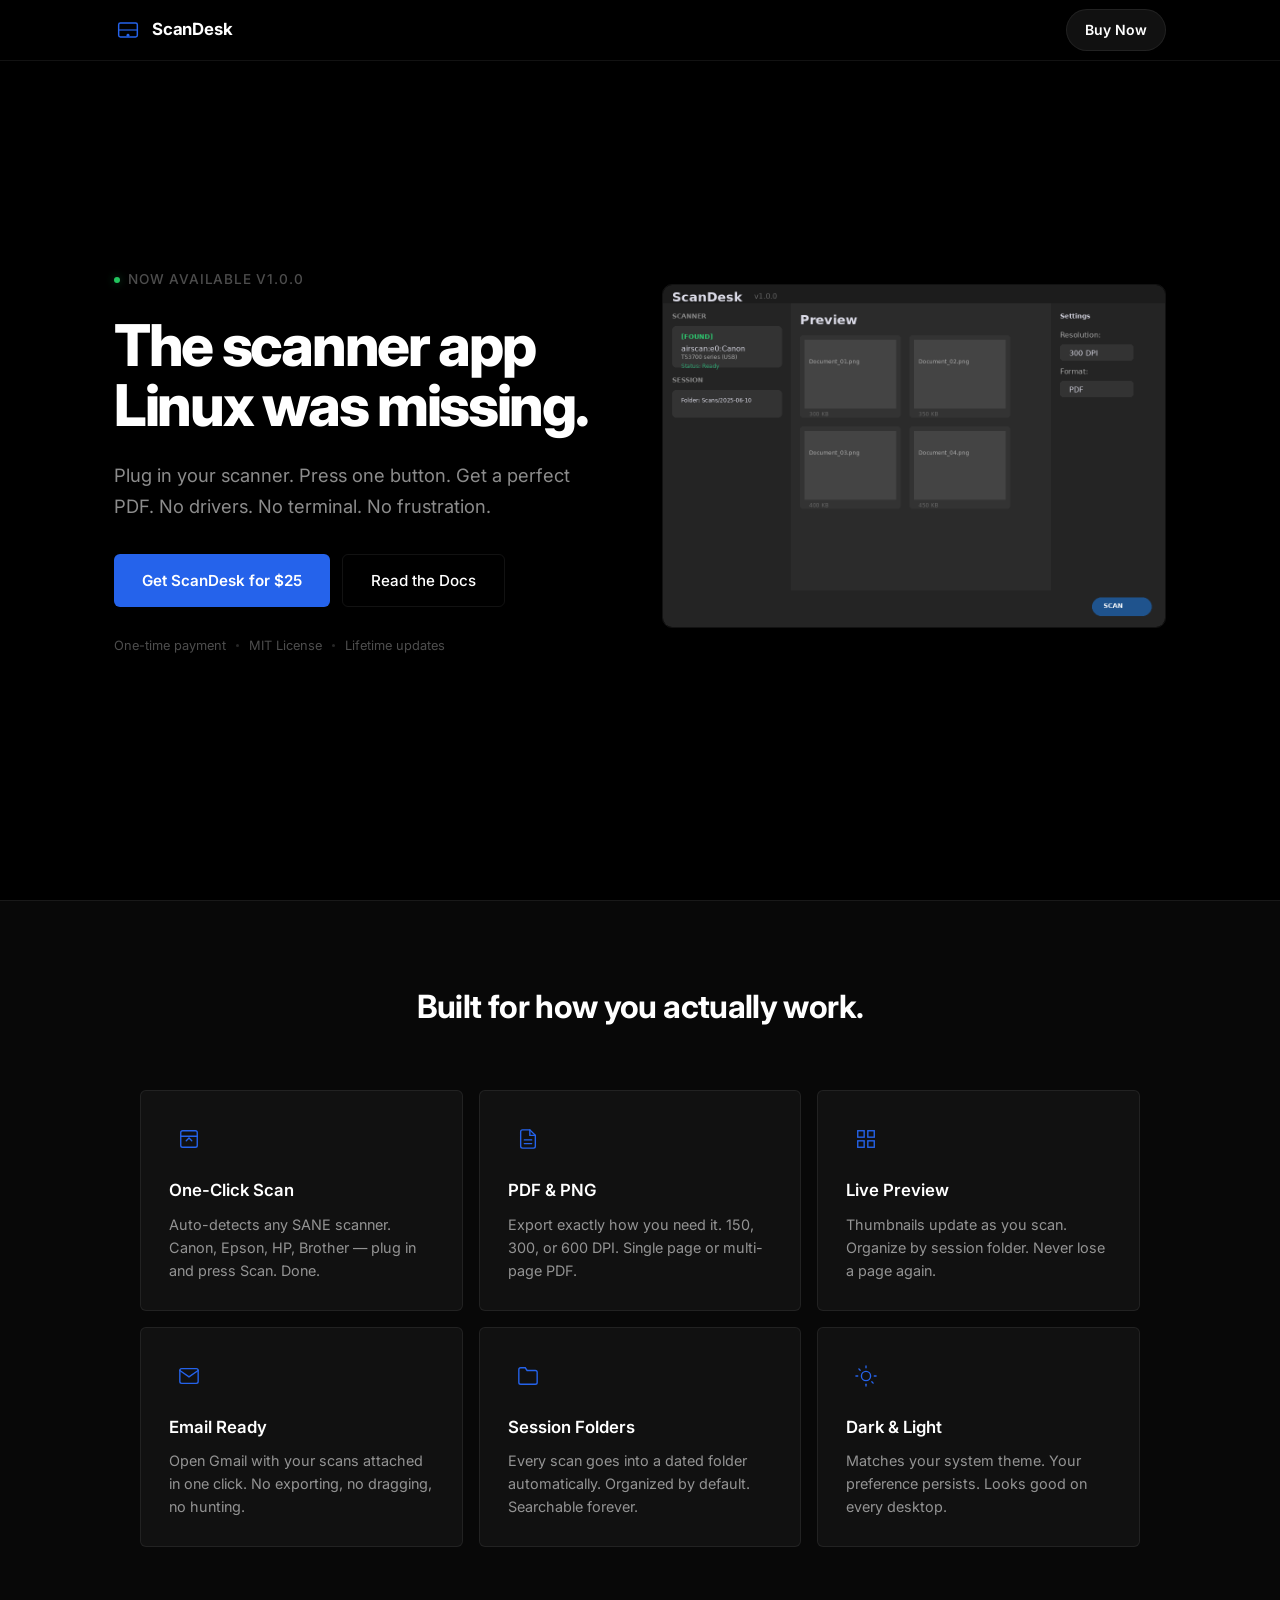
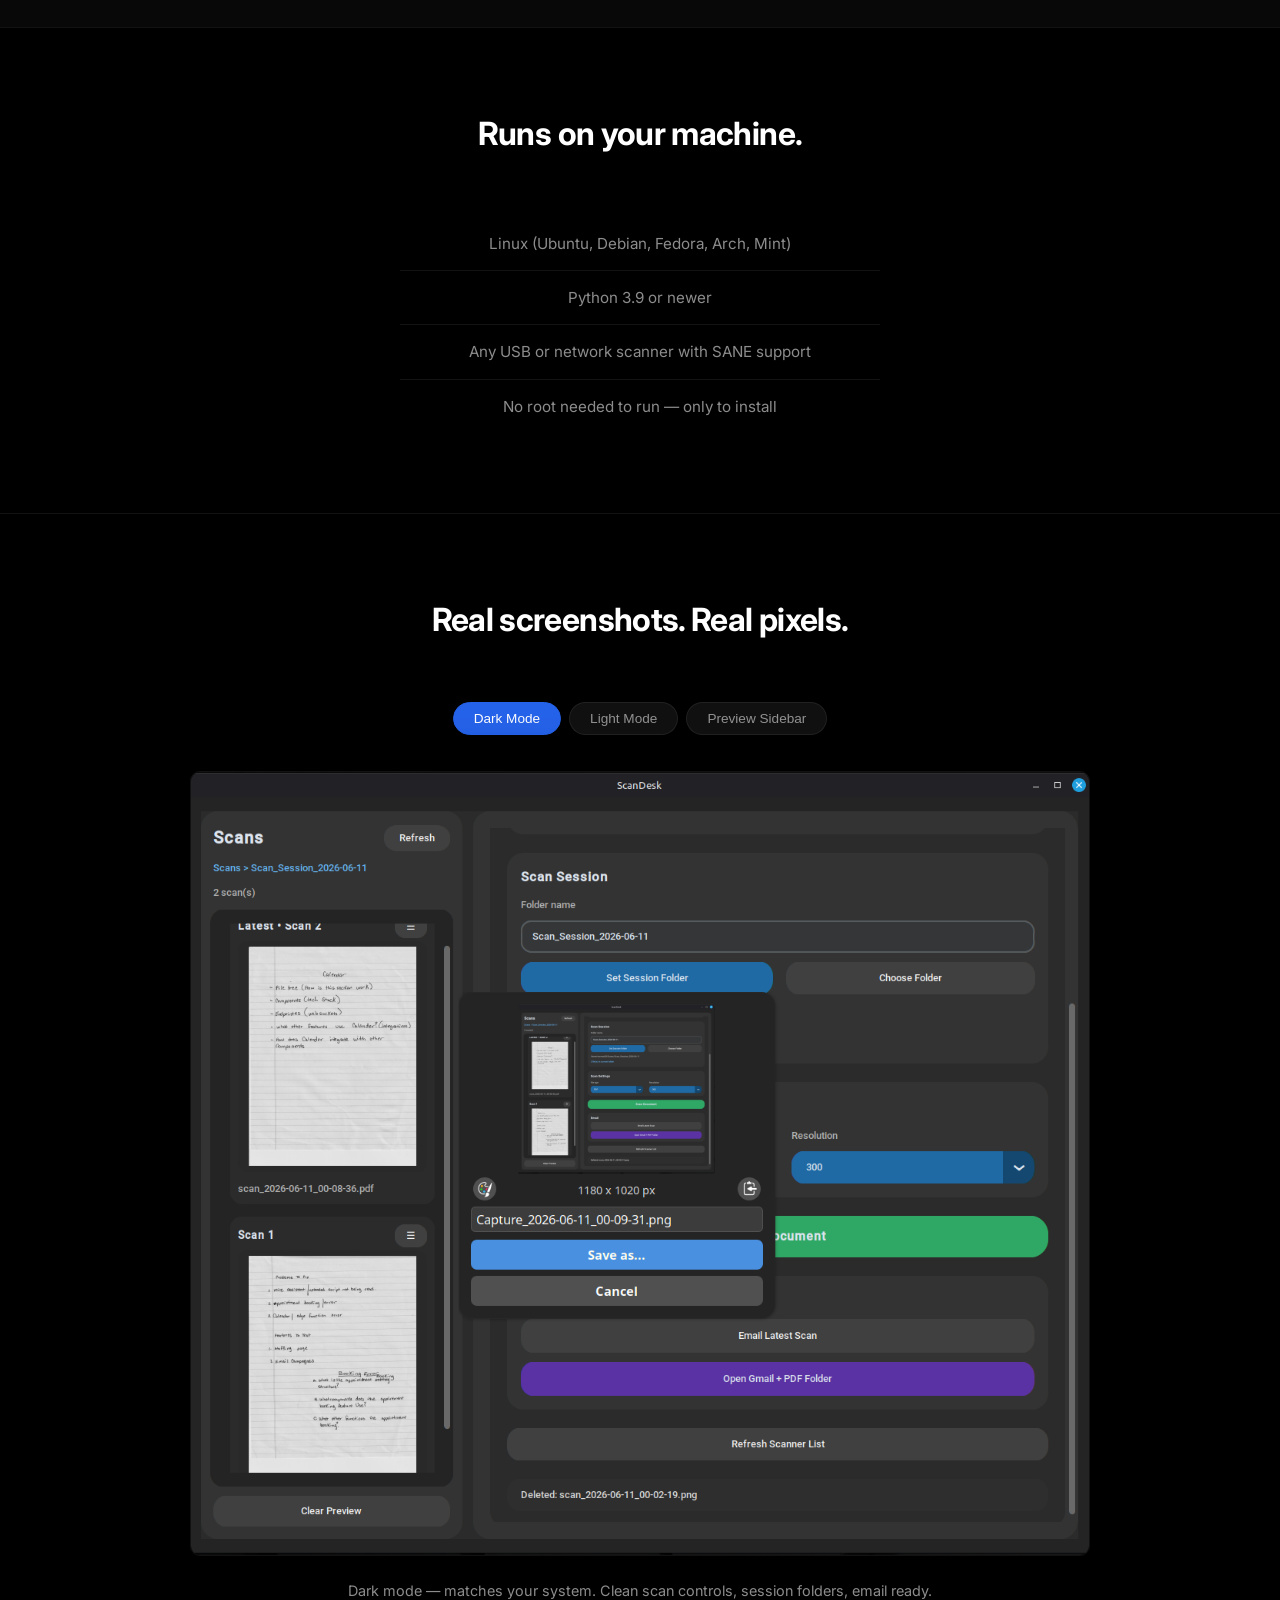
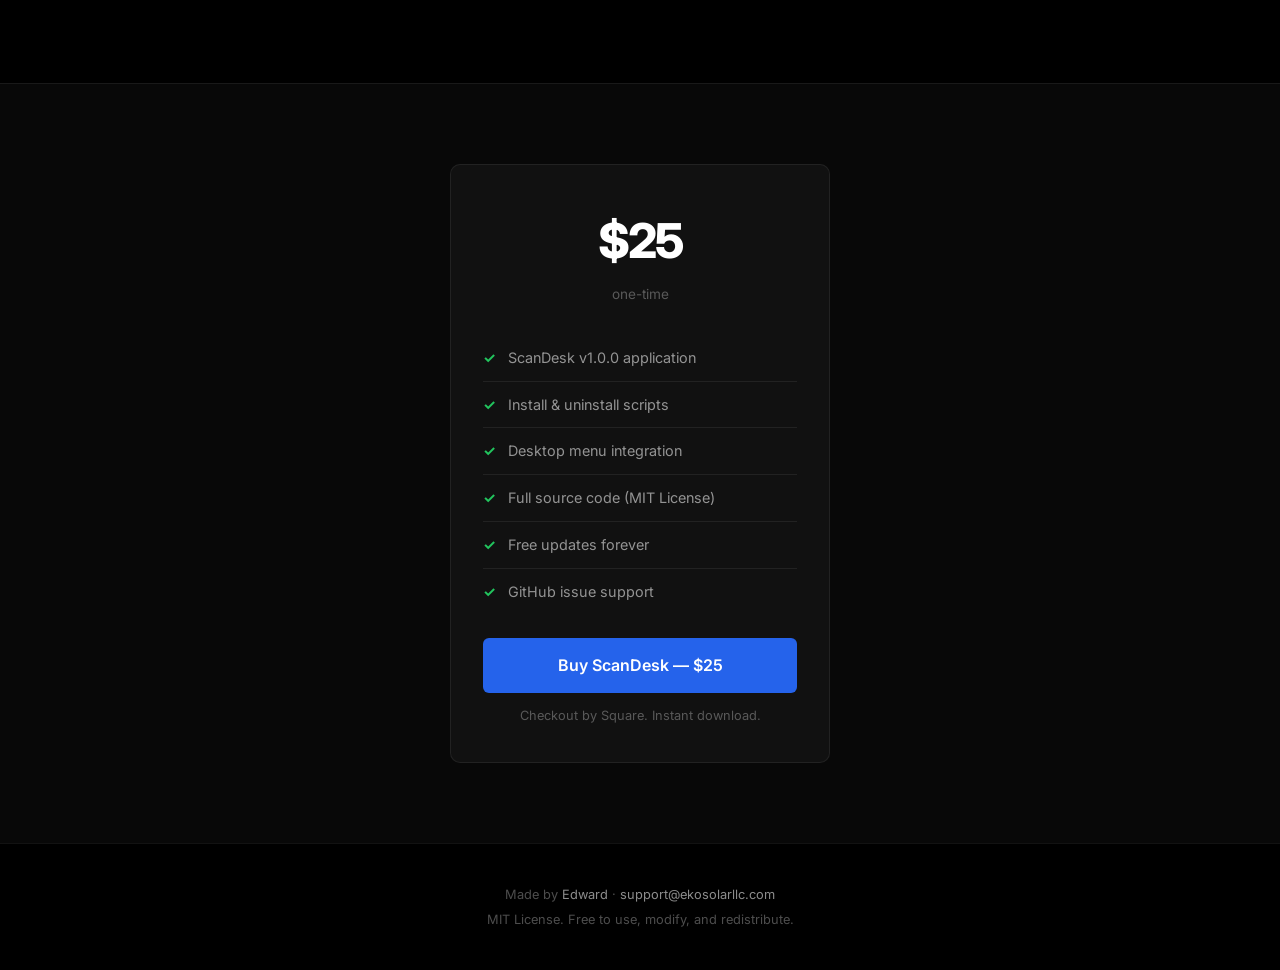
<file: docs/index.html>
<!DOCTYPE html>
<html lang="en">
<head>
    <meta charset="UTF-8">
    <meta name="viewport" content="width=device-width, initial-scale=1.0">
    <title>ScanDesk — Linux Document Scanner</title>
    <link rel="stylesheet" href="style.css">
    <link rel="icon" type="image/png" href="../assets/scandesk.png">
    <link rel="preconnect" href="https://fonts.googleapis.com">
    <link rel="preconnect" href="https://fonts.gstatic.com" crossorigin>
    <link href="https://fonts.googleapis.com/css2?family=Inter:wght@300;400;500;600;700;800;900&display=swap" rel="stylesheet">
</head>
<body>
    <nav class="nav">
        <div class="container">
            <a href="#" class="brand">
                <svg width="28" height="28" viewBox="0 0 48 48" fill="none">
                    <rect x="8" y="12" width="32" height="24" rx="3" stroke="currentColor" stroke-width="2.5" fill="none"></rect>
                    <line x1="8" y1="24" x2="40" y2="24" stroke="currentColor" stroke-width="2" fill="none"></line>
                    <circle cx="24" cy="33" r="2.5" fill="currentColor"></circle>
                </svg>
                <span>ScanDesk</span>
            </a>
            <a href="#buy" class="nav-btn">Buy Now</a>
        </div>
    </nav>

    <header class="hero">
        <div class="hero-content">
            <div class="eyebrow">
                <span class="eyebrow-dot"></span>
                Now Available v1.0.0
            </div>
            <h1>The scanner app Linux was missing.</h1>
            <p class="lead">Plug in your scanner. Press one button. Get a perfect PDF. No drivers. No terminal. No frustration.</p>
            <div class="cta-row">
                <a href="https://square.link/u/UHhHKwVw" class="btn-main">Get ScanDesk for $25</a>
                <a href="https://github.com/mrmoe28/scandesk" class="btn-ghost" target="_blank">Read the Docs</a>
            </div>
            <div class="hero-meta">
                <span>One-time payment</span>
                <span class="sep"></span>
                <span>MIT License</span>
                <span class="sep"></span>
                <span>Lifetime updates</span>
            </div>
        </div>

        <div class="hero-visual">
            <img src="assets/screenshot-main.png" alt="ScanDesk interface showing live scan preview and controls">
        </div>
    </header>

    <section class="features">
        <div class="container">
            <h2 class="section-head">Built for how you actually work.</h2>
            <div class="feature-grid">
                <div class="feature-card">
                    <div class="feature-icon">
                        <svg viewBox="0 0 24 24" fill="none" stroke="currentColor" stroke-width="1.5" stroke-linecap="round">
                            <rect x="3" y="3" width="18" height="18" rx="2"></rect>
                            <line x1="3" y1="9" x2="21" y2="9"></line>
                            <polyline points="9 14 12 11 15 14"></polyline>
                        </svg>
                    </div>
                    <h3>One-Click Scan</h3>
                    <p>Auto-detects any SANE scanner. Canon, Epson, HP, Brother — plug in and press Scan. Done.</p>
                </div>
                <div class="feature-card">
                    <div class="feature-icon">
                        <svg viewBox="0 0 24 24" fill="none" stroke="currentColor" stroke-width="1.5" stroke-linecap="round">
                            <path d="M14 2H6a2 2 0 00-2 2v16a2 2 0 002 2h12a2 2 0 002-2V8z"></path>
                            <polyline points="14 2 14 8 20 8"></polyline>
                            <line x1="16" y1="13" x2="8" y2="13"></line>
                            <line x1="16" y1="17" x2="8" y2="17"></line>
                        </svg>
                    </div>
                    <h3>PDF &amp; PNG</h3>
                    <p>Export exactly how you need it. 150, 300, or 600 DPI. Single page or multi-page PDF.</p>
                </div>
                <div class="feature-card">
                    <div class="feature-icon">
                        <svg viewBox="0 0 24 24" fill="none" stroke="currentColor" stroke-width="1.5" stroke-linecap="round">
                            <rect x="3" y="3" width="7" height="7"></rect>
                            <rect x="14" y="3" width="7" height="7"></rect>
                            <rect x="14" y="14" width="7" height="7"></rect>
                            <rect x="3" y="14" width="7" height="7"></rect>
                        </svg>
                    </div>
                    <h3>Live Preview</h3>
                    <p>Thumbnails update as you scan. Organize by session folder. Never lose a page again.</p>
                </div>
                <div class="feature-card">
                    <div class="feature-icon">
                        <svg viewBox="0 0 24 24" fill="none" stroke="currentColor" stroke-width="1.5" stroke-linecap="round">
                            <path d="M4 4h16c1.1 0 2 .9 2 2v12c0 1.1-.9 2-2 2H4c-1.1 0-2-.9-2-2V6c0-1.1.9-2 2-2z"></path>
                            <polyline points="22 6 12 13 2 6"></polyline>
                        </svg>
                    </div>
                    <h3>Email Ready</h3>
                    <p>Open Gmail with your scans attached in one click. No exporting, no dragging, no hunting.</p>
                </div>
                <div class="feature-card">
                    <div class="feature-icon">
                        <svg viewBox="0 0 24 24" fill="none" stroke="currentColor" stroke-width="1.5" stroke-linecap="round">
                            <path d="M22 19a2 2 0 01-2 2H4a2 2 0 01-2-2V5a2 2 0 012-2h5l2 3h9a2 2 0 012 2z"></path>
                        </svg>
                    </div>
                    <h3>Session Folders</h3>
                    <p>Every scan goes into a dated folder automatically. Organized by default. Searchable forever.</p>
                </div>
                <div class="feature-card">
                    <div class="feature-icon">
                        <svg viewBox="0 0 24 24" fill="none" stroke="currentColor" stroke-width="1.5" stroke-linecap="round">
                            <circle cx="12" cy="12" r="5"></circle>
                            <line x1="12" y1="1" x2="12" y2="3"></line>
                            <line x1="12" y1="21" x2="12" y2="23"></line>
                            <line x1="4.22" y1="4.22" x2="5.64" y2="5.64"></line>
                            <line x1="18.36" y1="18.36" x2="19.78" y2="19.78"></line>
                            <line x1="1" y1="12" x2="3" y2="12"></line>
                            <line x1="21" y1="12" x2="23" y2="12"></line>
                        </svg>
                    </div>
                    <h3>Dark &amp; Light</h3>
                    <p>Matches your system theme. Your preference persists. Looks good on every desktop.</p>
                </div>
            </div>
        </div>
    </section>

    <section class="specs">
        <div class="container">
            <h2 class="section-head">Runs on your machine.</h2>
            <ul class="spec-list">
                <li>Linux (Ubuntu, Debian, Fedora, Arch, Mint)</li>
                <li>Python 3.9 or newer</li>
                <li>Any USB or network scanner with SANE support</li>
                <li>No root needed to run — only to install</li>
            </ul>
        </div>
    </section>

    <section class="screenshots" id="screenshots">
        <div class="container">
            <h2 class="section-head">Real screenshots. Real pixels.</h2>
            <div class="shot-tabs">
                <button class="shot-tab active" data-target="shot-dark">Dark Mode</button>
                <button class="shot-tab" data-target="shot-light">Light Mode</button>
                <button class="shot-tab" data-target="shot-preview">Preview Sidebar</button>
            </div>
            <div class="shot-gallery">
                <div class="shot-panel active" id="shot-dark">
                    <img src="assets/screenshot-dark.png" alt="ScanDesk dark mode interface showing scan controls and session folders">
                    <p class="shot-caption">Dark mode — matches your system. Clean scan controls, session folders, email ready.</p>
                </div>
                <div class="shot-panel" id="shot-light">
                    <img src="assets/screenshot-light.png" alt="ScanDesk light mode interface">
                    <p class="shot-caption">Light mode — same features, bright and readable.</p>
                </div>
                <div class="shot-panel" id="shot-preview">
                    <img src="assets/screenshot-preview.png" alt="ScanDesk live thumbnail preview sidebar">
                    <p class="shot-caption">Live thumbnail sidebar — see every scan as you make it.</p>
                </div>
            </div>
        </div>
    </section>

    <section class="buy" id="buy">
        <div class="container">
            <div class="card">
                <div class="price-tag">
                    <span class="price">$25</span>
                    <span class="price-label">one-time</span>
                </div>
                <ul class="checklist">
                    <li>ScanDesk v1.0.0 application</li>
                    <li>Install &amp; uninstall scripts</li>
                    <li>Desktop menu integration</li>
                    <li>Full source code (MIT License)</li>
                    <li>Free updates forever</li>
                    <li>GitHub issue support</li>
                </ul>
                <a href="https://square.link/u/UHhHKwVw" class="btn-main full">Buy ScanDesk — $25</a>
                <p class="secure">Checkout by Square. Instant download.</p>
            </div>
        </div>
    </section>

    <footer>
        <div class="container">
            <p>Made by <a href="https://github.com/mrmoe28">Edward</a> · <a href="mailto:support@ekosolarllc.com">support@ekosolarllc.com</a></p>
            <p>MIT License. Free to use, modify, and redistribute.</p>
        </div>
    </footer>

    <script>
    (function() {
        const items = document.querySelectorAll('.feature-card, .section-head, .spec-list li');
        const obs = new IntersectionObserver(function(entries) {
            entries.forEach(function(e) {
                if (e.isIntersecting) {
                    e.target.style.opacity = '1';
                    e.target.style.transform = 'translateY(0)';
                }
            });
        }, { threshold: 0.08 });
        items.forEach(function(el) {
            el.style.opacity = '0';
            el.style.transform = 'translateY(20px)';
            el.style.transition = 'opacity 0.7s ease, transform 0.7s ease';
            obs.observe(el);
        });
    })();

    // Screenshot tab switching
    (function() {
        const tabs = document.querySelectorAll('.shot-tab');
        const panels = document.querySelectorAll('.shot-panel');
        tabs.forEach(function(tab) {
            tab.addEventListener('click', function() {
                const target = tab.getAttribute('data-target');
                tabs.forEach(function(t) { t.classList.remove('active'); });
                panels.forEach(function(p) { p.classList.remove('active'); });
                tab.classList.add('active');
                document.getElementById(target).classList.add('active');
            });
        });
    })();
    </script>
</body>
</html>
</file>
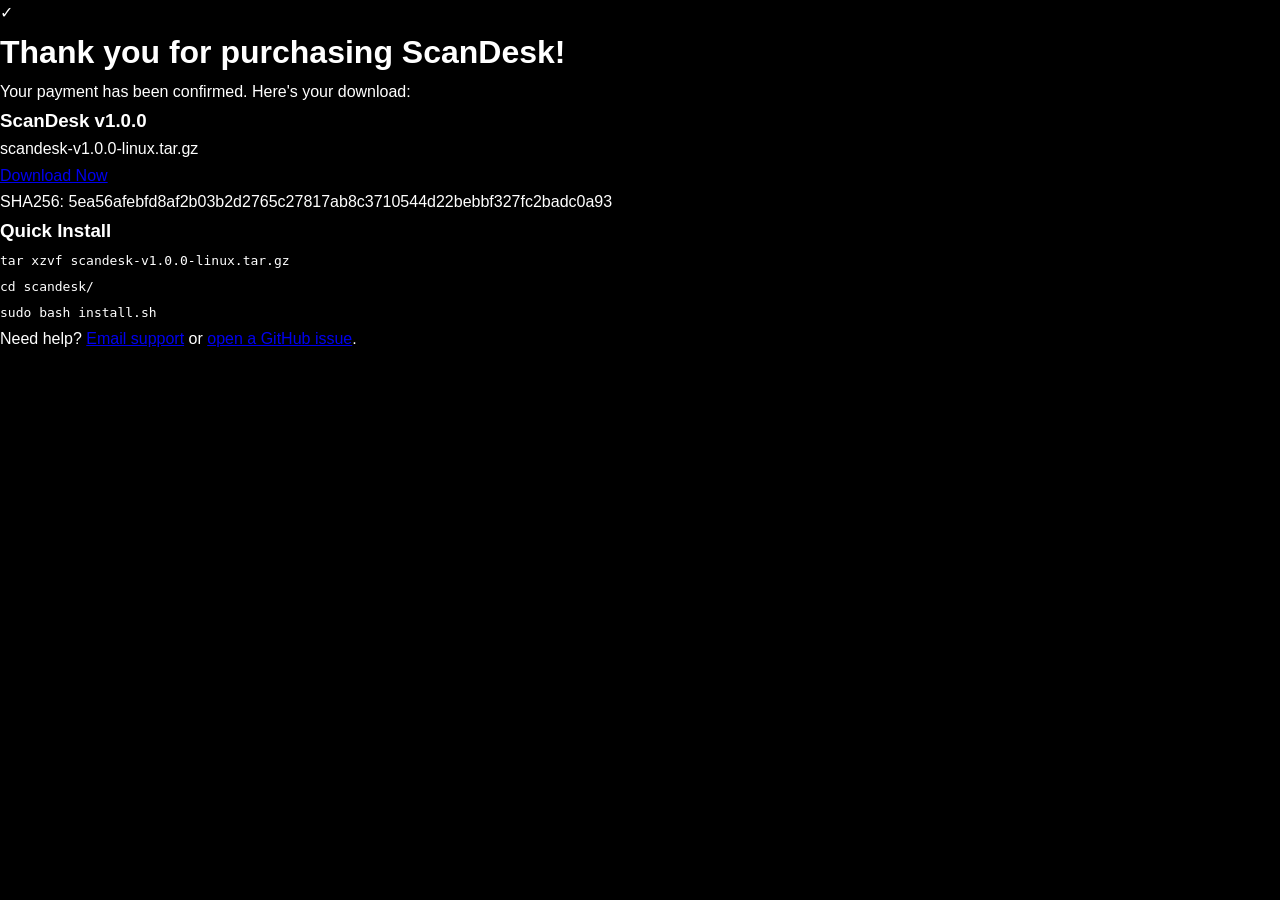
<file: docs/thanks.html>
<!DOCTYPE html>
<html lang="en">
<head>
    <meta charset="UTF-8">
    <meta name="viewport" content="width=device-width, initial-scale=1.0">
    <title>Thank You — ScanDesk</title>
    <link rel="stylesheet" href="style.css">
</head>
<body>
    <div class="thank-you-container">
        <div class="checkmark">&#10003;</div>
        <h1>Thank you for purchasing ScanDesk!</h1>
        <p>Your payment has been confirmed. Here's your download:</p>
        
        <div class="download-box">
            <h3>ScanDesk v1.0.0</h3>
            <p>scandesk-v1.0.0-linux.tar.gz</p>
            <a href="https://github.com/mrmoe28/scandesk/releases/download/v1.0.0/scandesk-v1.0.0-linux.tar.gz" 
               class="btn btn-primary btn-large" download>
               Download Now
            </a>
            <p class="sha">SHA256: 5ea56afebfd8af2b03b2d2765c27817ab8c3710544d22bebbf327fc2badc0a93</p>
        </div>
        
        <div class="install-help">
            <h3>Quick Install</h3>
            <code>
tar xzvf scandesk-v1.0.0-linux.tar.gz<br>
cd scandesk/<br>
sudo bash install.sh
            </code>
        </div>
        
        <div class="support">
            <p>Need help? <a href="mailto:support@ekosolarllc.com">Email support</a> or 
               <a href="https://github.com/mrmoe28/scandesk/issues">open a GitHub issue</a>.</p>
        </div>
    </div>
</body>
</html>
</file>
<file: docs/style.css>
/* ScanDesk — Black, Minimal, Modern */

:root {
    --bg: #000000;
    --bg-elevated: #080808;
    --surface: #111111;
    --surface-hover: #1a1a1a;
    --border: rgba(255,255,255,0.07);
    --border-focus: rgba(255,255,255,0.18);
    --text: #ffffff;
    --text-dim: rgba(255,255,255,0.55);
    --text-faint: rgba(255,255,255,0.3);
    --accent: #2563eb;
    --accent-hover: #1d4ed8;
    --success: #22c55e;
    --font: 'Inter', -apple-system, BlinkMacSystemFont, sans-serif;
    --radius: 6px;
}

*, *::before, *::after {
    margin: 0;
    padding: 0;
    box-sizing: border-box;
}

html {
    scroll-behavior: smooth;
    background: #000000;
    background-color: #000000;
}

body {
    font-family: var(--font);
    background: #000000;
    background-color: #000000;
    color: var(--text);
    line-height: 1.65;
    -webkit-font-smoothing: antialiased;
    -moz-osx-font-smoothing: grayscale;
    overflow-x: hidden;
}

/* NAVIGATION */
.nav {
    position: fixed;
    top: 0;
    left: 0;
    right: 0;
    z-index: 100;
    background: #000000;
    border-bottom: 1px solid var(--border);
}

.nav .container {
    max-width: 1100px;
    margin: 0 auto;
    padding: 0 24px;
    height: 60px;
    display: flex;
    align-items: center;
    justify-content: space-between;
}

.brand {
    display: flex;
    align-items: center;
    gap: 10px;
    font-weight: 700;
    font-size: 1.05rem;
    color: var(--text);
    text-decoration: none;
    letter-spacing: -0.01em;
}

.brand svg {
    color: var(--accent);
}

.nav-btn {
    font-size: 0.875rem;
    font-weight: 600;
    color: var(--text);
    background: var(--surface);
    border: 1px solid var(--border);
    padding: 8px 18px;
    border-radius: 100px;
    text-decoration: none;
    transition: border-color 0.15s, background 0.15s;
}

.nav-btn:hover {
    background: var(--surface-hover);
    border-color: var(--border-focus);
}

/* HERO */
.hero {
    min-height: 100vh;
    display: flex;
    align-items: center;
    justify-content: center;
    gap: 64px;
    padding: 100px 24px 80px;
    max-width: 1100px;
    margin: 0 auto;
    flex-wrap: wrap;
}

.hero-content {
    flex: 1 1 420px;
    max-width: 520px;
}

.eyebrow {
    display: inline-flex;
    align-items: center;
    gap: 8px;
    font-size: 0.85rem;
    font-weight: 500;
    color: var(--text-faint);
    margin-bottom: 24px;
    text-transform: uppercase;
    letter-spacing: 0.06em;
}

.eyebrow-dot {
    width: 6px;
    height: 6px;
    border-radius: 50%;
    background: var(--success);
    display: inline-block;
    box-shadow: 0 0 8px rgba(34,197,94,0.4);
}

.hero h1 {
    font-size: clamp(2.4rem, 5vw, 3.6rem);
    font-weight: 800;
    line-height: 1.05;
    letter-spacing: -0.04em;
    margin-bottom: 24px;
}

.lead {
    font-size: 1.15rem;
    color: var(--text-dim);
    line-height: 1.7;
    margin-bottom: 32px;
}

.cta-row {
    display: flex;
    gap: 12px;
    flex-wrap: wrap;
    margin-bottom: 28px;
}

.btn-main {
    display: inline-flex;
    align-items: center;
    justify-content: center;
    gap: 8px;
    padding: 13px 28px;
    font-size: 0.95rem;
    font-weight: 600;
    color: #fff;
    background: var(--accent);
    border-radius: var(--radius);
    text-decoration: none;
    transition: background 0.15s, transform 0.15s;
    border: none;
    cursor: pointer;
}

.btn-main:hover {
    background: var(--accent-hover);
    transform: translateY(-1px);
}

.btn-ghost {
    display: inline-flex;
    align-items: center;
    justify-content: center;
    gap: 8px;
    padding: 13px 28px;
    font-size: 0.95rem;
    font-weight: 500;
    color: var(--text);
    background: transparent;
    border: 1px solid var(--border);
    border-radius: var(--radius);
    text-decoration: none;
    transition: border-color 0.15s;
}

.btn-ghost:hover {
    border-color: var(--border-focus);
}

.btn-main.full {
    width: 100%;
    padding: 14px 28px;
    font-size: 1rem;
}

.hero-meta {
    display: flex;
    align-items: center;
    gap: 10px;
    font-size: 0.8rem;
    color: var(--text-faint);
}

.hero-meta .sep {
    width: 3px;
    height: 3px;
    border-radius: 50%;
    background: var(--text-faint);
    opacity: 0.5;
}

.hero-visual {
    flex: 1 1 440px;
    max-width: 560px;
}

.hero-visual img {
    width: 100%;
    border-radius: 10px;
    border: 1px solid var(--border);
    box-shadow: 0 24px 80px rgba(0,0,0,0.6);
    transition: transform 0.4s ease;
}

.hero-visual img:hover {
    transform: scale(1.015);
}

/* SECTIONS */
.features, .specs, .buy {
    padding: 80px 24px;
}

.features {
    background: var(--bg-elevated);
    border-top: 1px solid var(--border);
}

.specs {
    background: #000000;
    border-top: 1px solid var(--border);
}

.buy {
    background: var(--bg-elevated);
    border-top: 1px solid var(--border);
}

.container {
    max-width: 1000px;
    margin: 0 auto;
}

.section-head {
    font-size: clamp(1.5rem, 3vw, 2rem);
    font-weight: 700;
    text-align: center;
    margin-bottom: 56px;
    letter-spacing: -0.02em;
}

/* FEATURES GRID */
.feature-grid {
    display: grid;
    grid-template-columns: repeat(auto-fill, minmax(280px, 1fr));
    gap: 16px;
}

.feature-card {
    background: var(--surface);
    border: 1px solid var(--border);
    border-radius: var(--radius);
    padding: 28px;
    transition: border-color 0.2s, transform 0.2s;
}

.feature-card:hover {
    border-color: var(--border-focus);
    transform: translateY(-2px);
}

.feature-icon {
    width: 40px;
    height: 40px;
    display: flex;
    align-items: center;
    justify-content: center;
    margin-bottom: 18px;
    color: var(--accent);
}

.feature-icon svg {
    width: 22px;
    height: 22px;
}

.feature-card h3 {
    font-size: 1.05rem;
    font-weight: 600;
    margin-bottom: 8px;
}

.feature-card p {
    font-size: 0.9rem;
    color: var(--text-dim);
    line-height: 1.6;
}

/* SPECS */
.spec-list {
    list-style: none;
    max-width: 480px;
    margin: 0 auto;
    text-align: center;
}

.spec-list li {
    font-size: 0.95rem;
    color: var(--text-dim);
    padding: 14px 0;
    border-bottom: 1px solid var(--border);
}

.spec-list li:last-child {
    border-bottom: none;
}

/* BUY */
.card {
    max-width: 380px;
    margin: 0 auto;
    background: var(--surface);
    border: 1px solid var(--border);
    border-radius: 10px;
    padding: 36px 32px;
}

.price-tag {
    text-align: center;
    margin-bottom: 28px;
}

.price {
    font-size: 3rem;
    font-weight: 800;
    letter-spacing: -0.04em;
    display: block;
}

.price-label {
    font-size: 0.85rem;
    color: var(--text-faint);
    text-transform: lowercase;
}

.checklist {
    list-style: none;
    margin-bottom: 24px;
}

.checklist li {
    font-size: 0.9rem;
    color: var(--text-dim);
    padding: 11px 0;
    border-bottom: 1px solid var(--border);
    display: flex;
    align-items: center;
    gap: 12px;
}

.checklist li::before {
    content: '\2713';
    color: var(--success);
    font-weight: 700;
    flex-shrink: 0;
}

.checklist li:last-child {
    border-bottom: none;
}

.secure {
    text-align: center;
    font-size: 0.8rem;
    color: var(--text-faint);
    margin-top: 12px;
}

/* SCREENSHOTS */
.screenshots {
    background: #000000;
    border-top: 1px solid var(--border);
    padding: 80px 24px;
}

.shot-tabs {
    display: flex;
    gap: 8px;
    justify-content: center;
    margin-bottom: 36px;
    flex-wrap: wrap;
}

.shot-tab {
    font-size: 0.85rem;
    font-weight: 500;
    color: var(--text-dim);
    background: var(--surface);
    border: 1px solid var(--border);
    border-radius: 100px;
    padding: 8px 20px;
    cursor: pointer;
    transition: background 0.15s, color 0.15s, border-color 0.15s;
}

.shot-tab:hover {
    border-color: var(--border-focus);
    color: var(--text);
}

.shot-tab.active {
    background: var(--accent);
    border-color: var(--accent);
    color: #fff;
}

.shot-gallery {
    position: relative;
}

.shot-panel {
    display: none;
    text-align: center;
}

.shot-panel.active {
    display: block;
}

.shot-panel img {
    width: 100%;
    max-width: 900px;
    border-radius: 10px;
    border: 1px solid var(--border);
    box-shadow: 0 24px 80px rgba(0,0,0,0.6);
}

.shot-caption {
    font-size: 0.9rem;
    color: var(--text-dim);
    margin-top: 16px;
}

/* FOOTER */
footer {
    background: #000000;
    border-top: 1px solid var(--border);
    padding: 40px 24px;
    text-align: center;
    font-size: 0.8rem;
    color: var(--text-faint);
}

footer a {
    color: var(--text-dim);
    text-decoration: none;
    transition: color 0.15s;
}

footer a:hover {
    color: var(--accent);
}

footer p + p {
    margin-top: 4px;
}

/* RESPONSIVE */
@media (max-width: 768px) {
    .hero {
        flex-direction: column;
        padding: 100px 20px 60px;
    }
    .hero h1 {
        font-size: 2.2rem;
    }
    .lead {
        font-size: 1rem;
    }
    .cta-row {
        flex-direction: column;
    }
    .btn-main, .btn-ghost {
        width: 100%;
        justify-content: center;
    }
    .hero-visual {
        order: -1;
        max-width: 100%;
    }
    .hero-visual img {
        border-radius: 8px;
    }
    .features, .specs, .buy {
        padding: 60px 20px;
    }
    .section-head {
        margin-bottom: 40px;
    }
    .feature-grid {
        grid-template-columns: 1fr;
    }
    .card {
        padding: 28px 24px;
    }
    .price {
        font-size: 2.5rem;
    }
    .shot-tabs {
        gap: 6px;
    }
    .shot-tab {
        padding: 6px 14px;
        font-size: 0.8rem;
    }
    .shot-panel img {
        border-radius: 8px;
    }
}

@media (prefers-reduced-motion: reduce) {
    *, *::before, *::after {
        animation: none !important;
        transition: none !important;
    }
}
</file>
